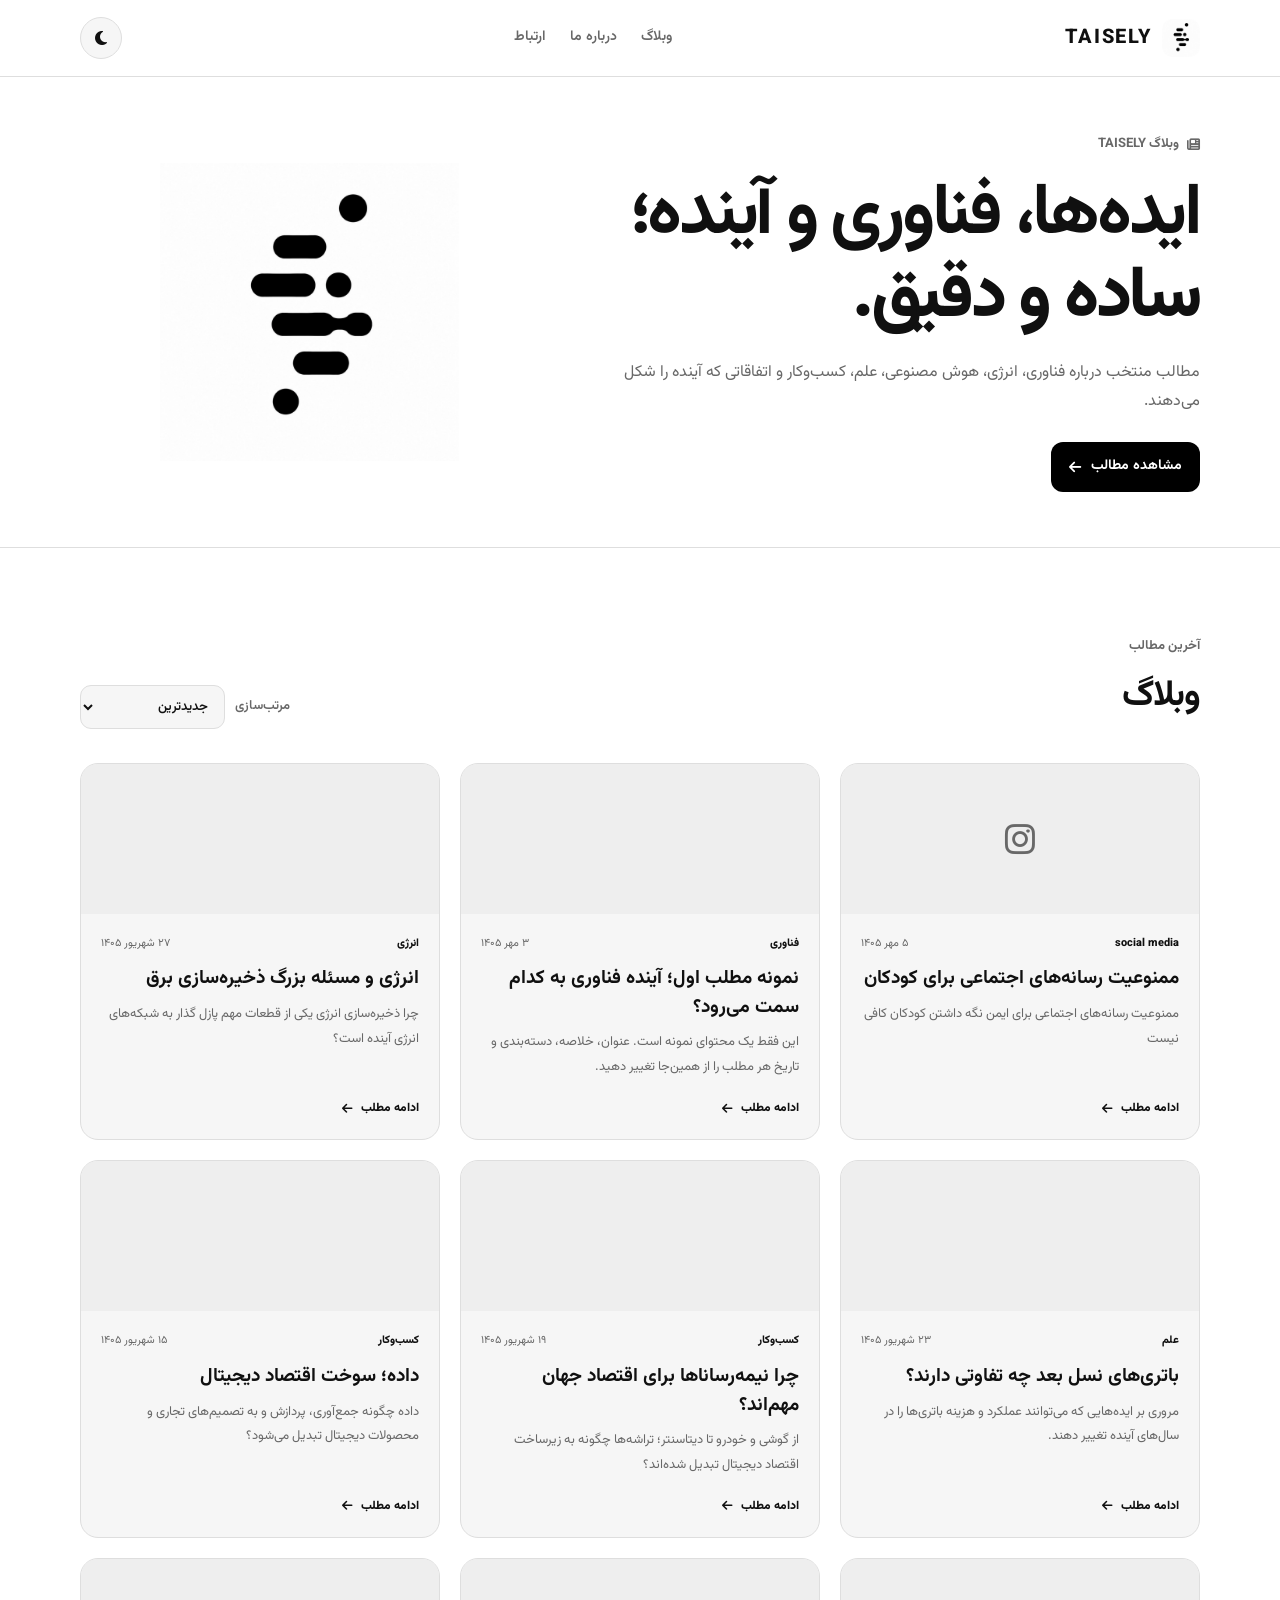
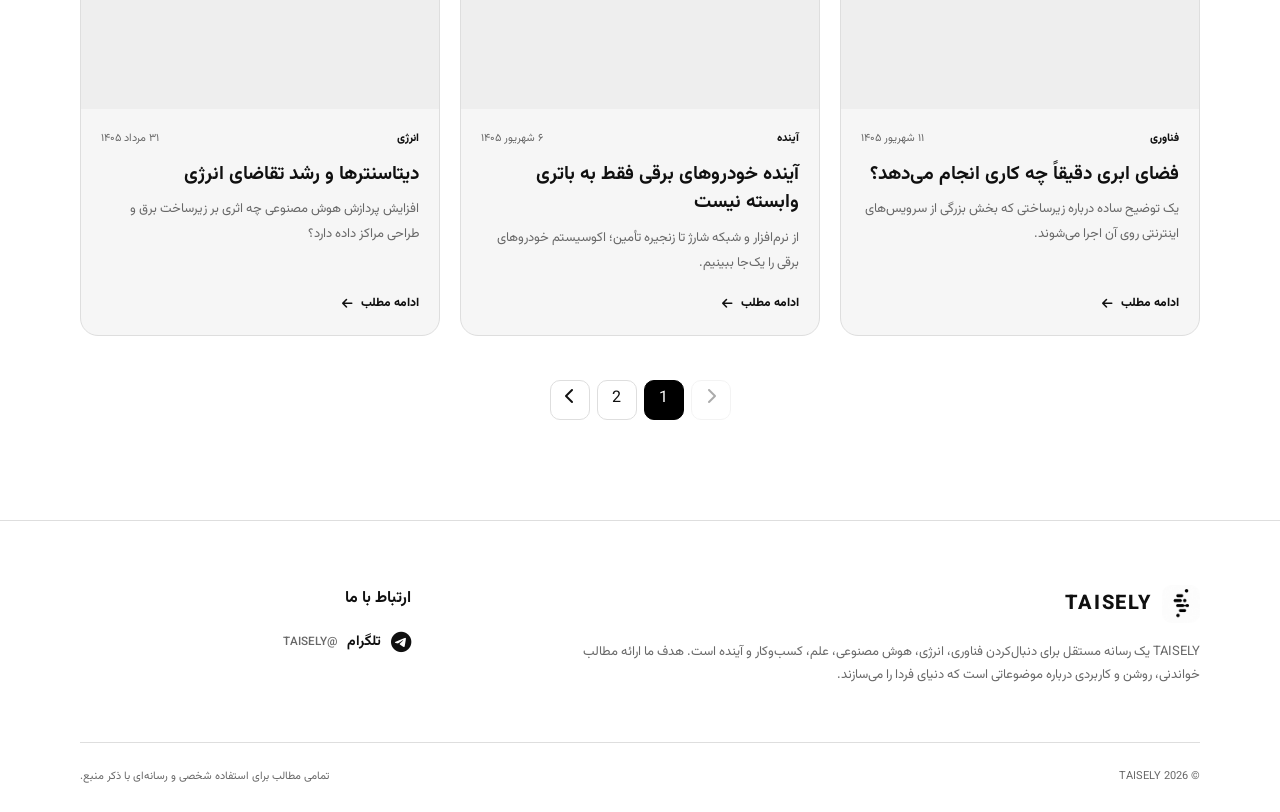
<file: index.html>
<!DOCTYPE html>
<html lang="fa" dir="rtl">
<head>
  <meta charset="UTF-8">
  <meta name="viewport" content="width=device-width, initial-scale=1.0">
  <meta name="description" content="TAISELY — وبلاگ فناوری، انرژی، هوش مصنوعی، علم، کسب‌وکار و آینده">
  <title>TAISELY | وبلاگ</title>

  <link rel="preconnect" href="https://fonts.googleapis.com">
  <link rel="preconnect" href="https://fonts.gstatic.com" crossorigin>
  <link href="https://fonts.googleapis.com/css2?family=Vazirmatn:wght@400;500;600;700;800&display=swap" rel="stylesheet">
  <link rel="stylesheet" href="https://cdnjs.cloudflare.com/ajax/libs/font-awesome/6.7.2/css/all.min.css">

  <link rel="stylesheet" href="style.css">
</head>
<body>
  <header class="site-header">
    <div class="container nav">
      <a class="brand" href="#" aria-label="TAISELY">
        <img src="logo.png" alt="TAISELY">
        <span>TAISELY</span>
      </a>

      <nav class="main-nav" aria-label="ناوبری اصلی">
        <a href="#blog">وبلاگ</a>
        <a href="#about">درباره ما</a>
        <a href="#contact">ارتباط</a>
      </nav>

      <button id="themeToggle" class="icon-btn" type="button" aria-label="تغییر حالت شب و روز" title="حالت شب/روز">
        <i class="fa-solid fa-moon"></i>
      </button>
    </div>
  </header>

  <main>
    <section class="hero">
      <div class="container hero-inner">
        <div class="hero-copy">
          <span class="eyebrow"><i class="fa-solid fa-newspaper"></i> وبلاگ TAISELY</span>
          <h1>ایده‌ها، فناوری و آینده؛<br><strong>ساده و دقیق.</strong></h1>
          <p>مطالب منتخب درباره فناوری، انرژی، هوش مصنوعی، علم، کسب‌وکار و اتفاقاتی که آینده را شکل می‌دهند.</p>
          <a class="hero-link" href="#blog">مشاهده مطالب <i class="fa-solid fa-arrow-left"></i></a>
        </div>
        <div class="hero-mark" aria-hidden="true">
          <img src="logo.png" alt="">
        </div>
      </div>
    </section>

    <section id="blog" class="blog-section">
      <div class="container">
        <div class="section-head">
          <div>
            <span class="section-kicker">آخرین مطالب</span>
            <h2>وبلاگ</h2>
          </div>

          <label class="sort-control">
            <span>مرتب‌سازی</span>
            <select id="sortSelect">
              <option value="newest">جدیدترین</option>
              <option value="oldest">قدیمی‌ترین</option>
            </select>
          </label>
        </div>

        <div id="postsGrid" class="posts-grid" aria-live="polite"></div>

        <div id="pagination" class="pagination" aria-label="صفحه‌بندی"></div>
      </div>
    </section>
  </main>

  <footer id="about" class="site-footer">
    <div class="container footer-grid">
      <div class="footer-about">
        <a class="brand footer-brand" href="#">
          <img src="logo.png" alt="TAISELY">
          <span>TAISELY</span>
        </a>
        <p>
          TAISELY یک رسانه مستقل برای دنبال‌کردن فناوری، انرژی، هوش مصنوعی،
          علم، کسب‌وکار و آینده است. هدف ما ارائه مطالب خواندنی، روشن و کاربردی
          درباره موضوعاتی است که دنیای فردا را می‌سازند.
        </p>
      </div>

      <div id="contact" class="footer-contact">
        <h3>ارتباط با ما</h3>
        <a href="https://t.me/TAISELY" target="_blank" rel="noopener noreferrer">
          <i class="fa-brands fa-telegram"></i>
          <span>تلگرام</span>
          <small>@TAISELY</small>
        </a>
      </div>
    </div>

    <div class="container footer-bottom">
      <span>© <span id="year"></span> TAISELY</span>
      <span>تمامی مطالب برای استفاده شخصی و رسانه‌ای با ذکر منبع.</span>
    </div>
  </footer>

  <script src="script.js"></script>
</body>
</html>
</file>
<file: style.css>
:root {
  --bg: #ffffff;
  --surface: #f6f6f6;
  --surface-2: #eeeeee;
  --text: #101010;
  --muted: #686868;
  --line: #dedede;
  --accent: #000000;
  --shadow: 0 18px 45px rgba(0,0,0,.07);
  --radius: 18px;
}

[data-theme="dark"] {
  --bg: #0c0c0c;
  --surface: #151515;
  --surface-2: #202020;
  --text: #f4f4f4;
  --muted: #a6a6a6;
  --line: #303030;
  --accent: #ffffff;
  --shadow: 0 18px 45px rgba(0,0,0,.28);
}

* { box-sizing: border-box; }

html { scroll-behavior: smooth; }

body {
  margin: 0;
  background: var(--bg);
  color: var(--text);
  font-family: "Vazirmatn", Tahoma, sans-serif;
  line-height: 1.8;
  transition: background .25s ease, color .25s ease;
}

a { color: inherit; text-decoration: none; }

button, select { font: inherit; }

.container {
  width: min(1120px, calc(100% - 36px));
  margin-inline: auto;
}

/* Header */
.site-header {
  position: sticky;
  top: 0;
  z-index: 20;
  background: color-mix(in srgb, var(--bg) 88%, transparent);
  backdrop-filter: blur(14px);
  border-bottom: 1px solid var(--line);
}

.nav {
  height: 76px;
  display: flex;
  align-items: center;
  gap: 28px;
}

.brand {
  display: inline-flex;
  align-items: center;
  gap: 10px;
  font-size: 20px;
  font-weight: 800;
  letter-spacing: .08em;
}

.brand img {
  width: 38px;
  height: 38px;
  object-fit: contain;
  border-radius: 10px;
}

.main-nav {
  display: flex;
  gap: 24px;
  margin-inline: auto;
  color: var(--muted);
  font-size: 14px;
  font-weight: 600;
}

.main-nav a { transition: color .2s ease; }
.main-nav a:hover { color: var(--text); }

.icon-btn {
  width: 42px;
  height: 42px;
  display: grid;
  place-items: center;
  border: 1px solid var(--line);
  border-radius: 50%;
  background: var(--surface);
  color: var(--text);
  cursor: pointer;
}

/* Hero */
.hero {
  border-bottom: 1px solid var(--line);
  overflow: hidden;
}

.hero-inner {
  min-height: 470px;
  display: grid;
  grid-template-columns: 1.15fr .85fr;
  align-items: center;
  gap: 40px;
}

.eyebrow, .section-kicker {
  display: inline-flex;
  align-items: center;
  gap: 8px;
  color: var(--muted);
  font-size: 13px;
  font-weight: 700;
}

.hero h1 {
  margin: 14px 0 18px;
  font-size: clamp(38px, 6vw, 72px);
  line-height: 1.15;
  letter-spacing: -.045em;
}

.hero h1 strong { font-weight: 800; }

.hero p {
  max-width: 650px;
  margin: 0 0 26px;
  color: var(--muted);
  font-size: 16px;
}

.hero-link {
  display: inline-flex;
  align-items: center;
  gap: 10px;
  padding: 12px 18px;
  border-radius: 12px;
  background: var(--accent);
  color: var(--bg);
  font-weight: 700;
  font-size: 14px;
}

.hero-mark {
  min-height: 300px;
  display: grid;
  place-items: center;
}

.hero-mark img {
  width: min(320px, 65%);
  height: auto;
  object-fit: contain;
  filter: var(--logo-filter, none);
}

/* Blog */
.blog-section {
  padding: 84px 0 100px;
}

.section-head {
  display: flex;
  align-items: end;
  justify-content: space-between;
  gap: 24px;
  margin-bottom: 34px;
}

.section-head h2 {
  margin: 3px 0 0;
  font-size: 36px;
  letter-spacing: -.03em;
}

.sort-control {
  display: flex;
  align-items: center;
  gap: 10px;
  color: var(--muted);
  font-size: 13px;
  font-weight: 600;
}

.sort-control select {
  min-width: 145px;
  padding: 10px 12px;
  border: 1px solid var(--line);
  border-radius: 11px;
  background: var(--surface);
  color: var(--text);
  outline: none;
}

.posts-grid {
  display: grid;
  grid-template-columns: repeat(3, 1fr);
  gap: 20px;
}

.post-card {
  min-height: 320px;
  display: flex;
  flex-direction: column;
  overflow: hidden;
  background: var(--surface);
  border: 1px solid var(--line);
  border-radius: var(--radius);
  transition: transform .2s ease, box-shadow .2s ease, border-color .2s ease;
}

.post-card:hover {
  transform: translateY(-4px);
  box-shadow: var(--shadow);
  border-color: var(--text);
}

.post-image {
  height: 150px;
  display: grid;
  place-items: center;
  background: var(--surface-2);
  color: var(--muted);
  font-size: 34px;
}

.post-body {
  padding: 20px;
  display: flex;
  flex: 1;
  flex-direction: column;
}

.post-meta {
  display: flex;
  align-items: center;
  justify-content: space-between;
  gap: 10px;
  color: var(--muted);
  font-size: 11px;
}

.post-category {
  color: var(--text);
  font-weight: 800;
}

.post-title {
  margin: 12px 0 8px;
  font-size: 19px;
  line-height: 1.5;
}

.post-excerpt {
  margin: 0;
  color: var(--muted);
  font-size: 13px;
  line-height: 1.9;
}

.read-more {
  margin-top: auto;
  padding-top: 18px;
  display: inline-flex;
  align-items: center;
  gap: 8px;
  color: var(--text);
  font-size: 12px;
  font-weight: 800;
}

/* Pagination */
.pagination {
  margin-top: 44px;
  display: flex;
  justify-content: center;
  align-items: center;
  gap: 7px;
  flex-wrap: wrap;
}

.page-btn {
  min-width: 40px;
  height: 40px;
  padding: 0 10px;
  border: 1px solid var(--line);
  border-radius: 10px;
  background: var(--bg);
  color: var(--text);
  cursor: pointer;
}

.page-btn.active {
  background: var(--accent);
  color: var(--bg);
  border-color: var(--accent);
}

.page-btn:disabled {
  opacity: .35;
  cursor: not-allowed;
}

/* Footer */
.site-footer {
  padding-top: 64px;
  border-top: 1px solid var(--line);
}

.footer-grid {
  display: grid;
  grid-template-columns: 1.5fr .7fr;
  gap: 80px;
  padding-bottom: 54px;
}

.footer-brand { margin-bottom: 18px; }

.footer-about p {
  max-width: 650px;
  margin: 0;
  color: var(--muted);
  font-size: 13px;
}

.footer-contact h3 {
  margin: 0 0 16px;
  font-size: 16px;
}

.footer-contact a {
  display: inline-flex;
  align-items: center;
  gap: 10px;
  color: var(--text);
  font-size: 14px;
  font-weight: 700;
}

.footer-contact a i { font-size: 21px; }

.footer-contact small {
  color: var(--muted);
  font-weight: 500;
}

.footer-bottom {
  min-height: 70px;
  display: flex;
  align-items: center;
  justify-content: space-between;
  gap: 20px;
  border-top: 1px solid var(--line);
  color: var(--muted);
  font-size: 11px;
}

/* Responsive */
@media (max-width: 820px) {
  .main-nav { display: none; }

  .hero-inner {
    min-height: auto;
    padding: 70px 0;
    grid-template-columns: 1fr;
  }

  .hero-mark {
    min-height: 180px;
    order: -1;
  }

  .hero-mark img { width: 170px; }

  .posts-grid { grid-template-columns: repeat(2, 1fr); }

  .footer-grid {
    grid-template-columns: 1fr;
    gap: 35px;
  }
}

@media (max-width: 560px) {
  .container { width: min(100% - 26px, 1120px); }

  .nav { height: 68px; }

  .brand span { font-size: 17px; }

  .hero h1 { font-size: 40px; }

  .section-head {
    align-items: flex-start;
    flex-direction: column;
  }

  .posts-grid { grid-template-columns: 1fr; }

  .post-card { min-height: 300px; }

  .footer-bottom {
    padding: 18px 0;
    align-items: flex-start;
    flex-direction: column;
  }
}
</file>
